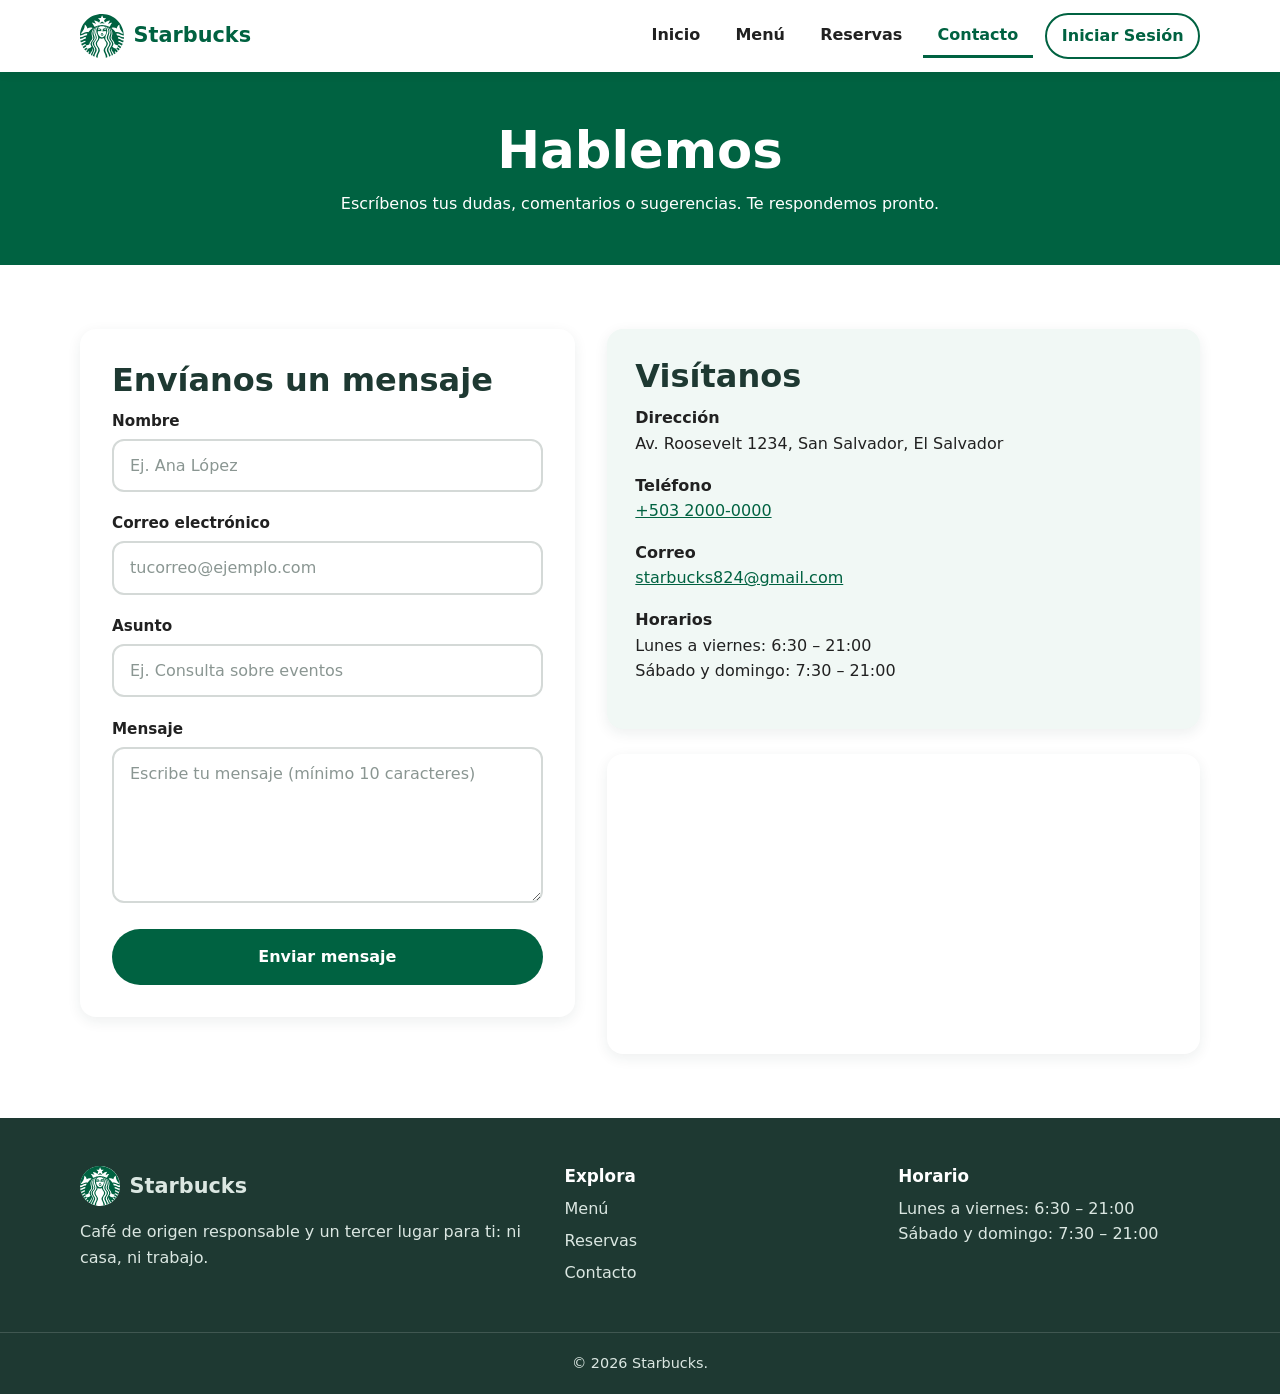
<file: contacto.html>
<!DOCTYPE html>
<html lang="es">
<head>
  <meta charset="UTF-8">
  <meta name="viewport" content="width=device-width, initial-scale=1.0">
  <meta name="description" content="Contacta a Starbucks: formulario, dirección, teléfono, horarios y mapa.">
  <title>Contacto | Starbucks</title>
  <link rel="stylesheet" href="styles.css">
</head>
<body>
<header class="site-header">
  <div class="container header-inner">
    <a class="brand" href="index.html" aria-label="Starbucks, ir al inicio">
      <img src="icono.svg" alt="" width="44" height="44">
      <span>Starbucks</span>
    </a>
    <input type="checkbox" id="nav-toggle" class="nav-toggle" aria-label="Abrir o cerrar el menú">
    <label for="nav-toggle" class="hamburger" aria-hidden="true"><span></span></label>
    <nav class="site-nav" aria-label="Navegación principal">
      <ul>
        <li><a href="index.html">Inicio</a></li>
        <li><a href="menu.html">Menú</a></li>
        <li><a href="reservas.html">Reservas</a></li>
        <li><a href="contacto.html" class="active" aria-current="page">Contacto</a></li>
        <li><a href="login.html" class="nav-login">Iniciar Sesión</a></li>
      </ul>
    </nav>
  </div>
</header>
<main>
<section class="page-hero">
  <div class="container">
    <h1>Hablemos</h1>
    <p>Escríbenos tus dudas, comentarios o sugerencias. Te respondemos pronto.</p>
  </div>
</section>

<section class="section">
  <div class="container two-col">
    <form class="card form-card" action="#" method="post">
      <h2>Envíanos un mensaje</h2>
      <div class="field">
        <label for="c-nombre">Nombre</label>
        <input type="text" id="c-nombre" name="nombre" autocomplete="name" placeholder="Ej. Ana López" minlength="3" maxlength="60" pattern="[A-Za-zÁÉÍÓÚÜÑáéíóúüñ' .\-]{3,60}" title="Solo letras y espacios, entre 3 y 60 caracteres" required>
      </div>
      <div class="field">
        <label for="c-email">Correo electrónico</label>
        <input type="email" id="c-email" name="email" autocomplete="email" inputmode="email" maxlength="100" pattern="[^@\s]+@[^@\s]+\.[^@\s]+" title="Escribe un correo válido, por ejemplo: tucorreo@ejemplo.com" placeholder="tucorreo@ejemplo.com" required>
      </div>
      <div class="field">
        <label for="c-asunto">Asunto</label>
        <input type="text" id="c-asunto" name="asunto" placeholder="Ej. Consulta sobre eventos" minlength="3" maxlength="80" required>
      </div>
      <div class="field">
        <label for="c-mensaje">Mensaje</label>
        <textarea id="c-mensaje" name="mensaje" rows="5" minlength="10" maxlength="500" placeholder="Escribe tu mensaje (mínimo 10 caracteres)" required></textarea>
      </div>
      <button type="submit" class="btn btn-primary btn-block">Enviar mensaje</button>
    </form>

    <div class="contact-side">
      <div class="card side-info">
        <h2>Visítanos</h2>
        <address>
          <p><strong>Dirección</strong><br>Av. Roosevelt 1234, San Salvador, El Salvador</p>
          <p><strong>Teléfono</strong><br><a href="tel:+50320000000">+503 2000-0000</a></p>
          <p><strong>Correo</strong><br><a href="mailto:starbucks824@gmail.com">starbucks824@gmail.com</a></p>
        </address>
        <p><strong>Horarios</strong><br>Lunes a viernes: 6:30 – 21:00<br>Sábado y domingo: 7:30 – 21:00</p>
      </div>
      <iframe class="map" title="Mapa de ubicación de Starbucks en San Salvador" src="https://maps.google.com/maps?q=Starbucks%20San%20Salvador&amp;output=embed" loading="lazy" referrerpolicy="no-referrer-when-downgrade" allowfullscreen></iframe>
    </div>
  </div>
</section>
</main>
<footer class="site-footer">
  <div class="container footer-grid">
    <div>
      <a class="brand brand-light" href="index.html"><img src="icono.svg" alt="" width="40" height="40"><span>Starbucks</span></a>
      <p>Café de origen responsable y un tercer lugar para ti: ni casa, ni trabajo.</p>
    </div>
    <div>
      <h3>Explora</h3>
      <ul>
        <li><a href="menu.html">Menú</a></li>
        <li><a href="reservas.html">Reservas</a></li>
        <li><a href="contacto.html">Contacto</a></li>
      </ul>
    </div>
    <div>
      <h3>Horario</h3>
      <p>Lunes a viernes: 6:30 – 21:00<br>Sábado y domingo: 7:30 – 21:00</p>
    </div>
  </div>
  <p class="copyright">&copy; 2026 Starbucks.</p>
</footer>
</body>
</html>
</file>
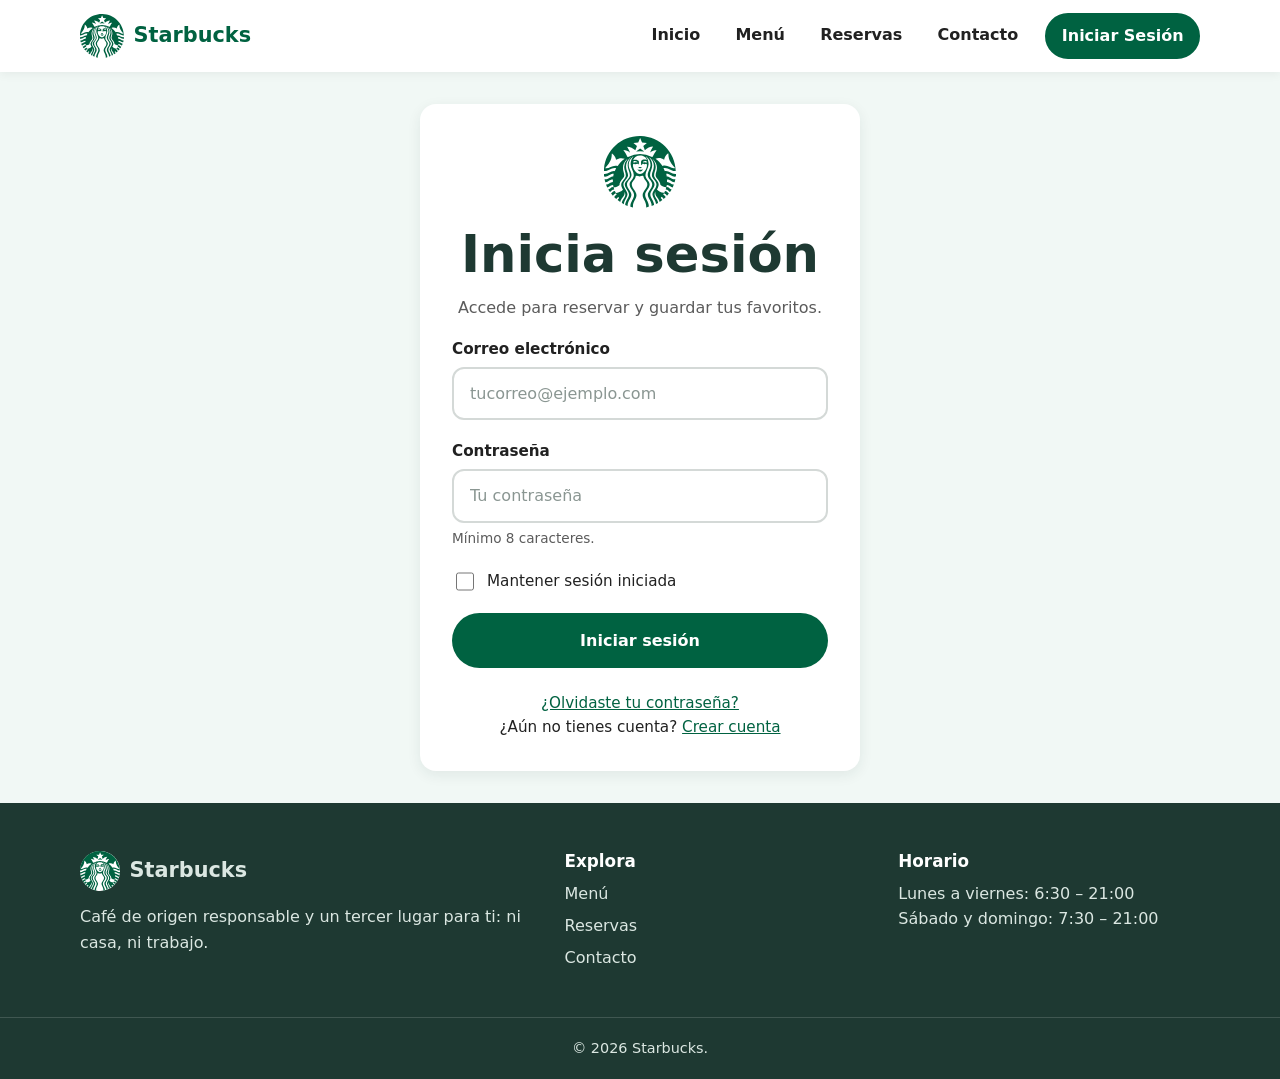
<file: login.html>
<!DOCTYPE html>
<html lang="es">
<head>
  <meta charset="UTF-8">
  <meta name="viewport" content="width=device-width, initial-scale=1.0">
  <meta name="description" content="Accede a tu cuenta de Starbucks.">
  <title>Iniciar Sesión | Starbucks</title>
  <link rel="stylesheet" href="styles.css">
</head>
<body>
<header class="site-header">
  <div class="container header-inner">
    <a class="brand" href="index.html" aria-label="Starbucks, ir al inicio">
      <img src="icono.svg" alt="" width="44" height="44">
      <span>Starbucks</span>
    </a>
    <input type="checkbox" id="nav-toggle" class="nav-toggle" aria-label="Abrir o cerrar el menú">
    <label for="nav-toggle" class="hamburger" aria-hidden="true"><span></span></label>
    <nav class="site-nav" aria-label="Navegación principal">
      <ul>
        <li><a href="index.html">Inicio</a></li>
        <li><a href="menu.html">Menú</a></li>
        <li><a href="reservas.html">Reservas</a></li>
        <li><a href="contacto.html">Contacto</a></li>
        <li><a href="login.html" class="nav-login active" aria-current="page">Iniciar Sesión</a></li>
      </ul>
    </nav>
  </div>
</header>
<main>
<section class="login-section">
  <!-- Se cambió action="#" por action="index.html" -->
  <form class="card form-card login-card" action="index.html" method="get">
    <img src="icono.svg" alt="" width="72" height="72" class="login-logo">
    <h1>Inicia sesión</h1>
    <p class="muted">Accede para reservar y guardar tus favoritos.</p>
    <div class="field">
      <label for="l-email">Correo electrónico</label>
      <input type="email" id="l-email" name="email" autocomplete="email" inputmode="email" autocapitalize="off" spellcheck="false" maxlength="100" pattern="[^@\s]+@[^@\s]+\.[^@\s]+" title="Escribe un correo válido, por ejemplo: tucorreo@ejemplo.com" placeholder="tucorreo@ejemplo.com" required>
    </div>
    <div class="field">
      <label for="l-pass">Contraseña</label>
      <input type="password" id="l-pass" name="password" autocomplete="current-password" placeholder="Tu contraseña" minlength="8" maxlength="64" aria-describedby="l-pass-hint" title="La contraseña debe tener al menos 8 caracteres" required>
      <small class="hint" id="l-pass-hint">Mínimo 8 caracteres.</small>
    </div>
    <div class="field check-row">
      <input type="checkbox" id="l-remember" name="remember" value="1">
      <label for="l-remember">Mantener sesión iniciada</label>
    </div>
    <button type="submit" class="btn btn-primary btn-block">Iniciar sesión</button>
    <p class="form-links"><a href="#">¿Olvidaste tu contraseña?</a><br>¿Aún no tienes cuenta? <a href="#">Crear cuenta</a></p>
  </form>
</section>
</main>
<footer class="site-footer">
  <div class="container footer-grid">
    <div>
      <a class="brand brand-light" href="index.html"><img src="icono.svg" alt="" width="40" height="40"><span>Starbucks</span></a>
      <p>Café de origen responsable y un tercer lugar para ti: ni casa, ni trabajo.</p>
    </div>
    <div>
      <h3>Explora</h3>
      <ul>
        <li><a href="menu.html">Menú</a></li>
        <li><a href="reservas.html">Reservas</a></li>
        <li><a href="contacto.html">Contacto</a></li>
      </ul>
    </div>
    <div>
      <h3>Horario</h3>
      <p>Lunes a viernes: 6:30 – 21:00<br>Sábado y domingo: 7:30 – 21:00</p>
    </div>
  </div>
  <p class="copyright">&copy; 2026 Starbucks.</p>
</footer>
</body>
</html>
</file>
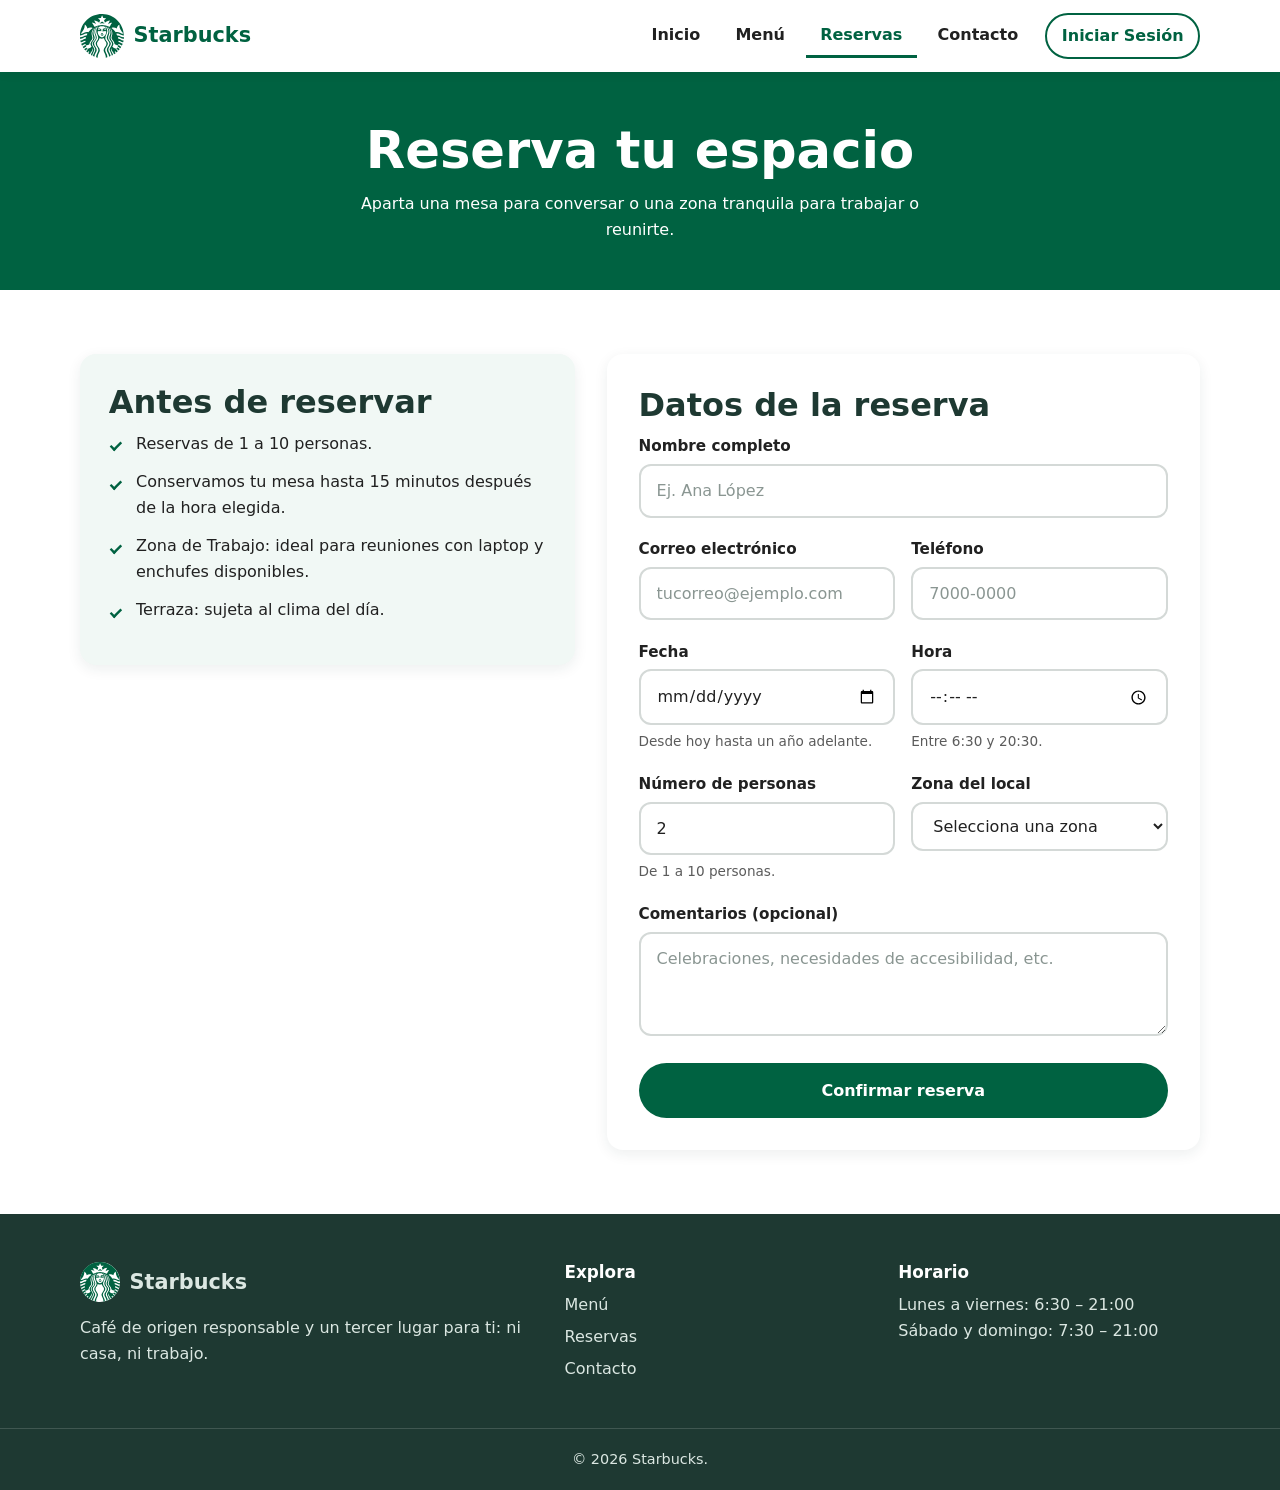
<file: reservas.html>
<!DOCTYPE html>
<html lang="es">
<head>
  <meta charset="UTF-8">
  <meta name="viewport" content="width=device-width, initial-scale=1.0">
  <meta name="description" content="Reserva una mesa o un espacio de reunión en Starbucks.">
  <title>Reservas | Starbucks</title>
  <link rel="stylesheet" href="styles.css">
</head>
<body>
<header class="site-header">
  <div class="container header-inner">
    <a class="brand" href="index.html" aria-label="Starbucks, ir al inicio">
      <img src="icono.svg" alt="" width="44" height="44">
      <span>Starbucks</span>
    </a>
    <input type="checkbox" id="nav-toggle" class="nav-toggle" aria-label="Abrir o cerrar el menú">
    <label for="nav-toggle" class="hamburger" aria-hidden="true"><span></span></label>
    <nav class="site-nav" aria-label="Navegación principal">
      <ul>
        <li><a href="index.html">Inicio</a></li>
        <li><a href="menu.html">Menú</a></li>
        <li><a href="reservas.html" class="active" aria-current="page">Reservas</a></li>
        <li><a href="contacto.html">Contacto</a></li>
        <li><a href="login.html" class="nav-login">Iniciar Sesión</a></li>
      </ul>
    </nav>
  </div>
</header>
<main>
<section class="page-hero">
  <div class="container">
    <h1>Reserva tu espacio</h1>
    <p>Aparta una mesa para conversar o una zona tranquila para trabajar o reunirte.</p>
  </div>
</section>

<section class="section">
  <div class="container two-col">
    <aside class="card side-info">
      <h2>Antes de reservar</h2>
      <ul class="check-list">
        <li>Reservas de 1 a 10 personas.</li>
        <li>Conservamos tu mesa hasta 15 minutos después de la hora elegida.</li>
        <li>Zona de Trabajo: ideal para reuniones con laptop y enchufes disponibles.</li>
        <li>Terraza: sujeta al clima del día.</li>
      </ul>
    </aside>

    <form class="card form-card" id="reserva-form" action="#" method="post">
      <h2>Datos de la reserva</h2>
      <div class="field">
        <label for="nombre">Nombre completo</label>
        <input type="text" id="nombre" name="nombre" placeholder="Ej. Ana López" autocomplete="name" minlength="3" maxlength="60" pattern="[A-Za-zÁÉÍÓÚÜÑáéíóúüñ' .\-]{3,60}" title="Solo letras y espacios, entre 3 y 60 caracteres" required>
      </div>
      <div class="field-row">
        <div class="field">
          <label for="r-email">Correo electrónico</label>
          <input type="email" id="r-email" name="email" placeholder="tucorreo@ejemplo.com" autocomplete="email" inputmode="email" maxlength="100" pattern="[^@\s]+@[^@\s]+\.[^@\s]+" title="Escribe un correo válido, por ejemplo: tucorreo@ejemplo.com" required>
        </div>
        <div class="field">
          <label for="r-tel">Teléfono</label>
          <input type="tel" id="r-tel" name="telefono" placeholder="7000-0000" autocomplete="tel" inputmode="tel" pattern="[0-9]{4}-?[0-9]{4}" title="8 dígitos, con o sin guion. Ejemplo: 7000-0000" required>
        </div>
      </div>
      <div class="field-row">
        <div class="field">
          <label for="fecha">Fecha</label>
          <input type="date" id="fecha" name="fecha" min="2026-11-06" max="2027-11-06" aria-describedby="fecha-hint" required>
          <small class="hint" id="fecha-hint">Desde hoy hasta un año adelante.</small>
        </div>
        <div class="field">
          <label for="hora">Hora</label>
          <input type="time" id="hora" name="hora" min="06:30" max="20:30" step="900" aria-describedby="hora-hint" required>
          <small class="hint" id="hora-hint">Entre 6:30 y 20:30.</small>
        </div>
      </div>
      <div class="field-row">
        <div class="field">
          <label for="personas">Número de personas</label>
          <input type="number" id="personas" name="personas" min="1" max="10" step="1" value="2" inputmode="numeric" aria-describedby="personas-hint" required>
          <small class="hint" id="personas-hint">De 1 a 10 personas.</small>
        </div>
        <div class="field">
          <label for="zona">Zona del local</label>
          <select id="zona" name="zona" required>
            <option value="" disabled selected>Selecciona una zona</option>
            <option value="terraza">Terraza</option>
            <option value="salon">Salón Principal</option>
            <option value="trabajo">Zona de Trabajo</option>
          </select>
        </div>
      </div>
      <div class="field">
        <label for="notas">Comentarios (opcional)</label>
        <textarea id="notas" name="notas" rows="3" maxlength="300" placeholder="Celebraciones, necesidades de accesibilidad, etc."></textarea>
      </div>
      <button type="submit" class="btn btn-primary btn-block">Confirmar reserva</button>
    </form>
  </div>
</section>
</main>
<footer class="site-footer">
  <div class="container footer-grid">
    <div>
      <a class="brand brand-light" href="index.html"><img src="icono.svg" alt="" width="40" height="40"><span>Starbucks</span></a>
      <p>Café de origen responsable y un tercer lugar para ti: ni casa, ni trabajo.</p>
    </div>
    <div>
      <h3>Explora</h3>
      <ul>
        <li><a href="menu.html">Menú</a></li>
        <li><a href="reservas.html">Reservas</a></li>
        <li><a href="contacto.html">Contacto</a></li>
      </ul>
    </div>
    <div>
      <h3>Horario</h3>
      <p>Lunes a viernes: 6:30 – 21:00<br>Sábado y domingo: 7:30 – 21:00</p>
    </div>
  </div>
  <p class="copyright">&copy; 2026 Starbucks.</p>
</footer>

<script>
  document.getElementById('reserva-form').addEventListener('submit', function(e) {
    e.preventDefault(); // Evita recargar la página

    const nombre = document.getElementById('nombre').value;
    alert(`¡Reserva confirmada con éxito, ${nombre}! Te esperamos pronto.`);
    
    this.reset(); // Limpia los campos del formulario tras confirmar
  });
</script>
</body>
</html>
</file>
<file: styles.css>
/* ---------- Variables y reseteo ---------- */
:root {
  --green: #006241;
  --green-dark: #1E3932;
  --soft: #F1F8F5;
  --cream: #F3F3F3;
  --ink: #212121;
  --white: #FFFFFF;
  --radius: 16px;
  --shadow: 0 4px 14px rgba(30, 57, 50, 0.08);
  --shadow-lg: 0 14px 30px rgba(30, 57, 50, 0.18);
  --t: 0.25s;
  --curve: cubic-bezier(0.4, 0, 0.2, 1);
  /* Transición uniforme para todo el sitio (sin "all") */
  --ease: color var(--t) var(--curve), background-color var(--t) var(--curve),
          border-color var(--t) var(--curve), box-shadow var(--t) var(--curve),
          transform var(--t) var(--curve), opacity var(--t) var(--curve);
}

*, *::before, *::after { box-sizing: border-box; }

html { scroll-behavior: smooth; scroll-padding-top: 90px; }

body {
  min-height: 100vh;
  display: flex;
  flex-direction: column;
  margin: 0;
  font-family: "Segoe UI", system-ui, -apple-system, Roboto, "Helvetica Neue", Arial, sans-serif;
  font-size: 1rem;
  line-height: 1.6;
  color: var(--ink);
  background: var(--white);
  overflow-x: hidden;
}

main { flex: 1; display: flex; flex-direction: column; }
img { max-width: 100%; height: auto; display: block; }
a { color: var(--green); transition: var(--ease); }
a:hover { color: var(--green-dark); }
ul { margin: 0; padding: 0; list-style: none; }
h1, h2, h3 { line-height: 1.2; margin: 0 0 0.6rem; color: var(--green-dark); }
h1 { font-size: clamp(2rem, 5vw, 3.2rem); }
h2 { font-size: clamp(1.5rem, 3vw, 2rem); }
h3 { font-size: 1.2rem; }
p { margin: 0 0 1rem; }

:focus-visible { outline: 3px solid var(--green); outline-offset: 3px; transition: outline-offset 0.15s var(--curve); }
.btn:focus-visible { box-shadow: 0 0 0 4px rgba(0, 98, 65, 0.25); }
.site-footer :focus-visible, .hero :focus-visible, .page-hero :focus-visible, .cta-band :focus-visible { outline-color: var(--white); }

.container { width: min(1120px, 92%); margin-inline: auto; }

/* ---------- Encabezado y navegación ---------- */
.site-header {
  position: sticky;
  top: 0;
  z-index: 100;
  background: var(--white);
  box-shadow: 0 2px 10px rgba(0, 0, 0, 0.06);
}

.header-inner {
  display: flex;
  align-items: center;
  justify-content: space-between;
  min-height: 72px;
  gap: 1rem;
}

.brand {
  display: inline-flex;
  align-items: center;
  gap: 0.6rem;
  text-decoration: none;
  font-weight: 700;
  font-size: 1.3rem;
  color: var(--green);
}
.brand:hover { color: var(--green-dark); }

.site-nav ul { display: flex; align-items: center; gap: 0.4rem; }

.site-nav a {
  display: block;
  padding: 0.5rem 0.9rem;
  border-bottom: 3px solid transparent;
  border-radius: 8px 8px 0 0;
  text-decoration: none;
  font-weight: 600;
  color: var(--ink);
  transition: var(--ease);
}
.site-nav a:hover { color: var(--green); background: var(--soft); transform: translateY(-1px); }
.site-nav a.active { color: var(--green); border-bottom-color: var(--green); }

.site-nav a.nav-login {
  margin-left: 0.4rem;
  border: 2px solid var(--green);
  border-radius: 999px;
  color: var(--green);
}
.site-nav a.nav-login:hover,
.site-nav a.nav-login.active { background: var(--green); color: var(--white); }

/* Menú hamburguesa sin JavaScript (Checkbox Hack) */
.nav-toggle { position: absolute; opacity: 0; pointer-events: none; }
.hamburger { display: none; cursor: pointer; padding: 0.8rem 0.4rem; }
.hamburger span,
.hamburger span::before,
.hamburger span::after {
  display: block;
  width: 26px;
  height: 3px;
  background: var(--green-dark);
  border-radius: 3px;
  transition: var(--ease), top var(--t) var(--curve);
}
.hamburger span { position: relative; }
.hamburger span::before, .hamburger span::after { content: ""; position: absolute; left: 0; }
.hamburger span::before { top: -8px; }
.hamburger span::after { top: 8px; }

.nav-toggle:checked + .hamburger span { background: transparent; }
.nav-toggle:checked + .hamburger span::before { top: 0; transform: rotate(45deg); }
.nav-toggle:checked + .hamburger span::after { top: 0; transform: rotate(-45deg); }
.nav-toggle:focus-visible + .hamburger { outline: 3px solid var(--green); border-radius: 8px; }

/* ---------- Botones ---------- */
.btn {
  display: inline-block;
  padding: 0.8rem 1.8rem;
  border: 2px solid transparent;
  border-radius: 999px;
  font: inherit;
  font-weight: 700;
  text-align: center;
  text-decoration: none;
  cursor: pointer;
  transition: var(--ease);
}
.btn-primary { background: var(--green); color: var(--white); }
.btn-primary:hover { background: var(--green-dark); color: var(--white); transform: translateY(-2px); box-shadow: var(--shadow-lg); }
.btn-light { background: var(--white); color: var(--green); }
.btn-light:hover { background: var(--soft); color: var(--green-dark); transform: translateY(-2px); }
.btn-outline { border-color: var(--white); color: var(--white); }
.btn-outline:hover { background: var(--white); color: var(--green-dark); transform: translateY(-2px); }
.btn:active { transform: translateY(0) scale(0.98); box-shadow: none; }
.btn-block { width: 100%; }
.btn-row { display: flex; flex-wrap: wrap; gap: 1rem; margin-top: 1.5rem; }

/* ---------- Secciones ---------- */
.section { padding: 4rem 0; }
.section-soft { background: var(--soft); }
.section-title { text-align: center; margin-bottom: 2.2rem; }

.hero { background: var(--green-dark); color: var(--white); padding: 4rem 0; }
.hero h1 { color: var(--white); }
.hero-grid { display: grid; grid-template-columns: 1.1fr 0.9fr; align-items: center; gap: 2rem; }
.hero-text p { font-size: 1.15rem; max-width: 52ch; }
.hero-media {
  position: relative;
  justify-self: center;
  width: min(100%, 440px);
  aspect-ratio: 1 / 1;
  border-radius: 50%;
  overflow: hidden;
  border: 6px solid var(--green);
  box-shadow: var(--shadow-lg);
}
.hero-img { width: 100%; height: 100%; object-fit: cover; }

.page-hero {
  background: var(--green);
  color: var(--white);
  text-align: center;
  padding: 3rem 0;
}
.page-hero h1 { color: var(--white); }
.page-hero p { max-width: 60ch; margin: 0 auto; }

.chips { display: flex; flex-wrap: wrap; justify-content: center; gap: 0.7rem; margin-top: 1.4rem; }
.chips a {
  display: inline-block;
  padding: 0.45rem 1.1rem;
  border: 2px solid var(--white);
  border-radius: 999px;
  font-weight: 600;
  text-decoration: none;
  color: var(--white);
}
.chips a:hover { background: var(--white); color: var(--green-dark); transform: translateY(-2px); }

.cta-band { background: var(--green); color: var(--white); text-align: center; padding: 3.5rem 0; }
.cta-band h2 { color: var(--white); }

/* ---------- Rejillas (CSS Grid) ---------- */
.grid { display: grid; gap: 1.6rem; }
.grid-3 { grid-template-columns: repeat(3, 1fr); }
.grid-products { 
  grid-template-columns: repeat(auto-fit, minmax(260px, 1fr)); 
  justify-content: center;
  justify-items: center;
}

.two-col { display: grid; grid-template-columns: 1fr 1.2fr; gap: 2rem; align-items: start; }
.contact-side { display: grid; gap: 1.6rem; }

/* ---------- Tarjetas ---------- */
.card {
  background: var(--white);
  border-radius: var(--radius);
  box-shadow: var(--shadow);
  overflow: hidden;
  transition: var(--ease);
}
.card:hover { transform: translateY(-6px); box-shadow: var(--shadow-lg); }

.info-card { padding: 1.8rem; border-top: 5px solid var(--green); }
.info-card p { margin-bottom: 0; }

.product-card { display: flex; flex-direction: column; }
.card-media { position: relative; overflow: hidden; background: var(--cream); }

/* Difuminado verde oscuro sobre las imágenes */
.card-media::after,
.hero-media::after {
  content: "";
  position: absolute;
  inset: 0;
  background: linear-gradient(to top, rgba(30, 57, 50, 0.85) 0%, rgba(0, 98, 65, 0.35) 60%, rgba(30, 57, 50, 0.25) 100%);
  pointer-events: none;
}
.card-media img { width: 100%; aspect-ratio: 4 / 3; object-fit: cover; transition: transform 0.5s var(--curve); }
.card-media img[alt="Cold Brew"] { transform: scale(1.12); transform-origin: center bottom; }
.product-card:hover .card-media img[alt="Cold Brew"] { transform: scale(1.2); }
.product-card:hover .card-media img { transform: scale(1.06); }
.card-body { padding: 1.2rem 1.4rem 1.4rem; display: flex; flex-direction: column; flex: 1; }
.card-body p { color: #4a4a4a; }
.price { margin: auto 0 0; font-size: 1.3rem; font-weight: 700; color: var(--green) !important; }

.link-arrow { margin-top: auto; font-weight: 700; text-decoration: none; }
.link-arrow:hover { text-decoration: underline; }
.link-arrow::after { content: " \2192"; display: inline-block; transition: transform var(--t) var(--curve); }
.link-arrow:hover::after { transform: translateX(5px); }
.quote { margin: 0; padding: 1.8rem; background: var(--cream); }
.quote p { font-size: 1.05rem; font-style: italic; }
.quote footer { font-weight: 700; color: var(--green); }

.side-info { padding: 1.8rem; background: var(--soft); }
.side-info address { font-style: normal; }
.check-list li { position: relative; padding-left: 1.7rem; margin-bottom: 0.8rem; }
.check-list li::before {
  content: "";
  position: absolute;
  left: 0.2rem;
  top: 0.45rem;
  width: 0.5rem;
  height: 0.85rem;
  border: solid var(--green);
  border-width: 0 3px 3px 0;
  transform: rotate(45deg) scale(0.8);
}

.map { width: 100%; height: 300px; border: 0; border-radius: var(--radius); box-shadow: var(--shadow); }

/* ---------- Formularios ---------- */
.form-card { padding: 2rem; overflow: visible; }
.form-card:hover { transform: none; box-shadow: var(--shadow); }

.field { margin-bottom: 1.2rem; }
.field-row { display: grid; grid-template-columns: 1fr 1fr; gap: 1rem; }

label { display: block; margin-bottom: 0.35rem; font-weight: 600; font-size: 0.95rem; transition: color var(--t) var(--curve); }
.field:focus-within > label { color: var(--green); }

input, select, textarea {
  width: 100%;
  padding: 0.75rem 1rem;
  border: 2px solid #d4d9d7;
  border-radius: 12px;
  background: var(--white);
  font: inherit;
  color: var(--ink);
  transition: var(--ease);
}
textarea { resize: vertical; }
input:hover, select:hover, textarea:hover { border-color: #9cb8ac; }

input::placeholder, textarea::placeholder { color: #8a9692; transition: color var(--t) var(--curve); }
input:focus::placeholder, textarea:focus::placeholder { color: transparent; }

/* Foco personalizado: borde verde, fondo suave y halo */
input:focus, select:focus, textarea:focus {
  outline: 2px solid transparent; /* visible en modo de alto contraste */
  border-color: var(--green);
  background: var(--soft);
  box-shadow: 0 0 0 4px rgba(0, 98, 65, 0.18);
}

/* Validación nativa con retroalimentación visual */
input:user-valid, textarea:user-valid { border-color: #2e7d32; }
input:user-invalid, select:user-invalid, textarea:user-invalid { border-color: #b3261e; }
input:user-invalid:focus, select:user-invalid:focus, textarea:user-invalid:focus { box-shadow: 0 0 0 4px rgba(179, 38, 30, 0.18); }

.hint { display: block; margin-top: 0.35rem; font-size: 0.85rem; color: #5b5b5b; }
.check-row { display: flex; align-items: center; gap: 0.6rem; }
.check-row input { width: 1.15rem; height: 1.15rem; padding: 0; accent-color: var(--green); cursor: pointer; }
.check-row label { margin: 0; font-weight: 500; cursor: pointer; }

/* ---------- Login ---------- */
.login-section {
  flex: 1;
  display: grid;
  place-items: center;
  padding: 2rem 1rem;
  background: var(--soft);
}
.login-card { width: min(440px, 100%); margin: 0 auto; text-align: center; }
.login-card .field { text-align: left; }
.login-logo { margin: 0 auto 1rem; }
.muted { color: #5b5b5b; }
.form-links { margin: 1.4rem 0 0; font-size: 0.95rem; }

/* ---------- Pie de página ---------- */
.site-footer { background: var(--green-dark); color: #dbe7e2; padding-top: 3rem; }
.site-footer h3 { color: var(--white); font-size: 1.05rem; }
.site-footer a { color: #dbe7e2; text-decoration: none; }
.site-footer a:hover { color: var(--white); text-decoration: underline; }
.brand:hover { transform: scale(1.03); }
.brand-light { color: var(--white); margin-bottom: 0.8rem; }
.footer-grid { display: grid; grid-template-columns: 1.5fr 1fr 1fr; gap: 2rem; }
.footer-grid li { margin-bottom: 0.4rem; }
.copyright { margin: 2.5rem 0 0; padding: 1.2rem; text-align: center; font-size: 0.9rem; border-top: 1px solid rgba(255, 255, 255, 0.15); }

/* ---------- Responsive ---------- */
@media (max-width: 960px) {
  .grid-3 { grid-template-columns: repeat(2, 1fr); }
  .two-col { grid-template-columns: 1fr; }
}

@media (max-width: 860px) {
  .hamburger { display: block; }

  .site-nav {
    display: none;
    position: absolute;
    top: 100%;
    left: 0;
    right: 0;
    padding: 0.8rem 4%;
    background: var(--white);
    box-shadow: 0 12px 20px rgba(0, 0, 0, 0.1);
  }
  .nav-toggle:checked ~ .site-nav { display: block; }

  .site-nav ul { flex-direction: column; align-items: stretch; gap: 0.2rem; }
  .site-nav a { border-bottom: 0; border-left: 4px solid transparent; border-radius: 8px; }
  .site-nav a.active { border-left-color: var(--green); background: var(--soft); }
  .site-nav a.nav-login { margin: 0.5rem 0 0; text-align: center; }

  .hero-grid { grid-template-columns: 1fr; text-align: center; }
  .hero-text p { margin-inline: auto; }
  .btn-row { justify-content: center; }
  .hero-media { order: -1; width: min(70%, 320px); }
  .footer-grid { grid-template-columns: 1fr; text-align: center; }
  .footer-grid .brand { justify-content: center; }
}

@media (max-width: 600px) {
  .section { padding: 3rem 0; }
  .grid-3 { grid-template-columns: 1fr; }
  .field-row { grid-template-columns: 1fr; gap: 0; }
  .form-card { padding: 1.4rem; }
  .map { height: 240px; }
}

@media (prefers-reduced-motion: reduce) {
  html { scroll-behavior: auto; }
  *, *::before, *::after { transition: none !important; }
  .card:hover, .btn:hover, .btn:active, .brand:hover, .site-nav a:hover, .chips a:hover { transform: none; }
}
</file>
